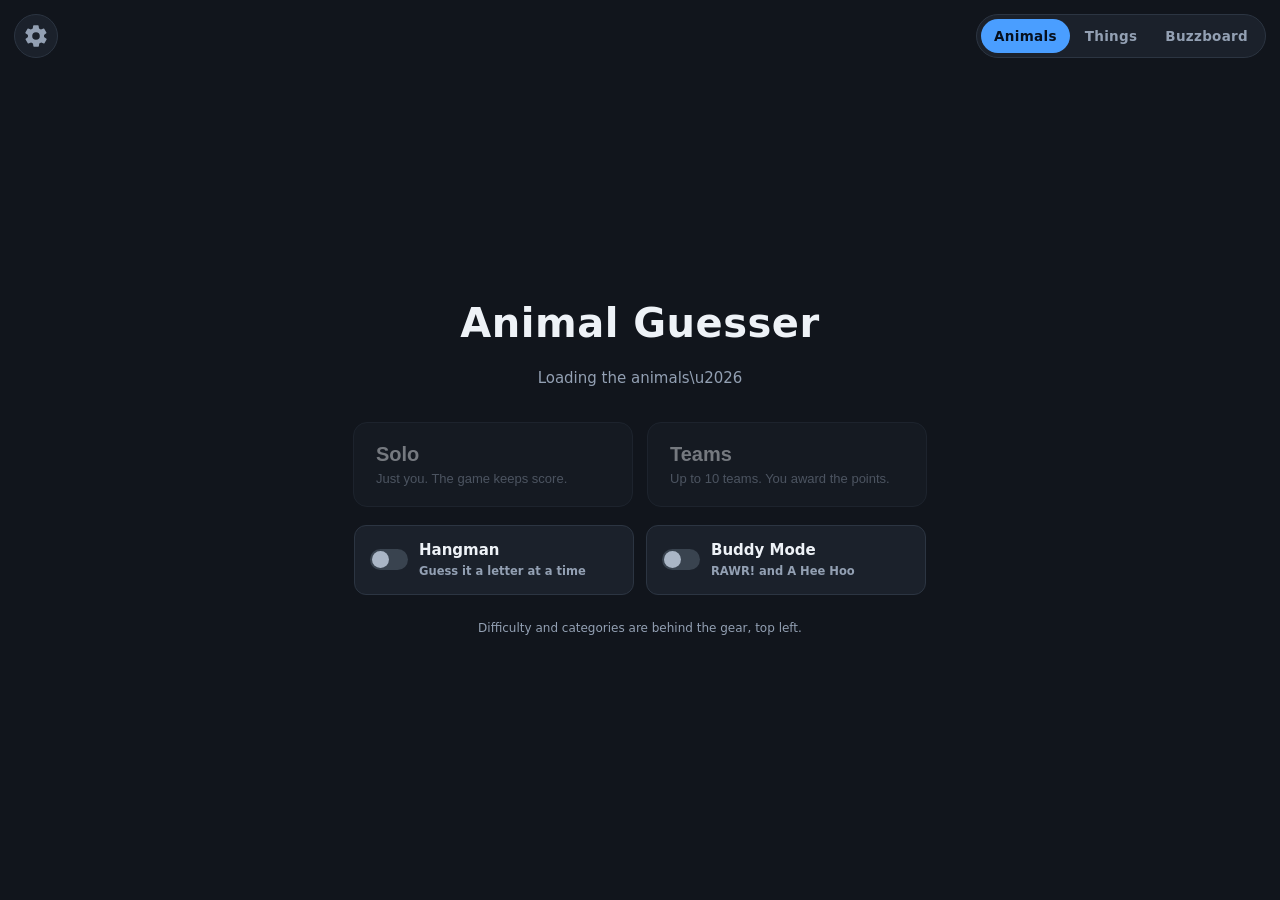
<file: index.html>
<!DOCTYPE html>
<html lang="en">
<head>
<meta charset="utf-8">
<title>Animal Guesser</title>
<meta http-equiv="refresh" content="0; url=web/">
<link rel="canonical" href="web/">
</head>
<body style="background:#11151c;color:#eef2f7;font:16px system-ui;text-align:center;padding-top:60px">
<p>Loading Animal Guesser… <a href="web/" style="color:#4a9eff">continue</a></p>
</body>
</html>
</file>
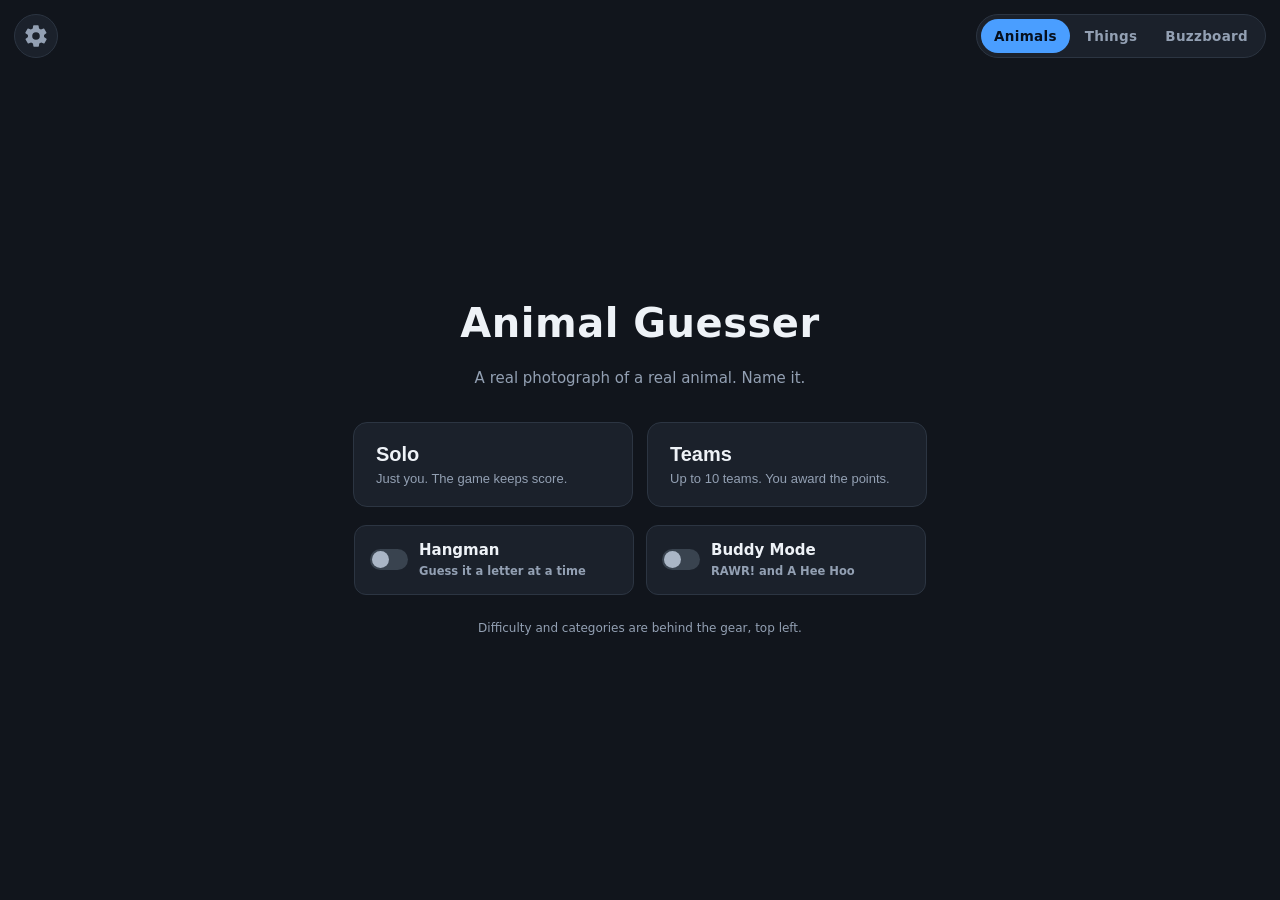
<file: web/index.html>
<!DOCTYPE html>
<html lang="en">
<head>
<meta charset="utf-8">
<meta name="viewport" content="width=device-width, initial-scale=1">
<title>Animal Guesser</title>
<link rel="stylesheet" href="style.css">
</head>
<body>

<nav id="games" aria-label="Games"><a href="index.html" aria-current="page">Animals</a><a href="things.html">Things</a><a href="buzzboard.html">Buzzboard</a></nav>

<!-- gear, top left -->
<button id="gear" title="Settings" aria-label="Settings">
  <svg viewBox="0 0 24 24" width="26" height="26" aria-hidden="true">
    <path fill="currentColor" d="M19.4 13a7.8 7.8 0 0 0 0-2l2.1-1.6a.5.5 0 0 0 .1-.6l-2-3.5a.5.5 0 0 0-.6-.2l-2.5 1a7.3 7.3 0 0 0-1.7-1l-.4-2.6a.5.5 0 0 0-.5-.4h-4a.5.5 0 0 0-.5.4l-.4 2.6a7.3 7.3 0 0 0-1.7 1l-2.5-1a.5.5 0 0 0-.6.2l-2 3.5a.5.5 0 0 0 .1.6L4.6 11a7.8 7.8 0 0 0 0 2l-2.1 1.6a.5.5 0 0 0-.1.6l2 3.5a.5.5 0 0 0 .6.2l2.5-1a7.3 7.3 0 0 0 1.7 1l.4 2.6a.5.5 0 0 0 .5.4h4a.5.5 0 0 0 .5-.4l.4-2.6a7.3 7.3 0 0 0 1.7-1l2.5 1a.5.5 0 0 0 .6-.2l2-3.5a.5.5 0 0 0-.1-.6zM12 15.5A3.5 3.5 0 1 1 15.5 12 3.5 3.5 0 0 1 12 15.5z"/>
  </svg>
</button>

<!-- title screen: first thing you see, and where Restart brings you back to -->
<div id="title" class="screen">
  <h1 class="bigtitle">Animal Guesser</h1>
  <p class="tagline" id="tagline">Loading the animals\u2026</p>
  <div class="modes">
    <button type="button" id="playsolo" class="modebtn" disabled>
      <b>Solo</b><span>Just you. The game keeps score.</span></button>
    <button type="button" id="playteams" class="modebtn" disabled>
      <b>Teams</b><span>Up to 10 teams. You award the points.</span></button>
  </div>

  <!-- the two settings that change how a round plays, set before you start.
       Same switches as the ones in the panel, kept in step with them. -->
  <div id="titleopts">
    <label class="cat"><input type="checkbox" id="titlehangman"><span class="switch"></span><span class="catname">Hangman<span class="catsub">Guess it a letter at a time</span></span></label>
    <label class="cat"><input type="checkbox" id="titlebuddy"><span class="switch"></span><span class="catname">Buddy Mode<span class="catsub">RAWR! and A Hee Hoo</span></span></label>
  </div>
  <p class="titlehint">Difficulty and categories are behind the gear, top left.</p>
</div>

<!-- how many teams -->
<div id="teamsetup" class="screen hidden">
  <h1 class="bigtitle">How many teams?</h1>
  <div id="teampick">
    <button type="button" class="numbtn" data-n="1">1</button>
    <button type="button" class="numbtn" data-n="2">2</button>
    <button type="button" class="numbtn" data-n="3">3</button>
    <button type="button" class="numbtn" data-n="4">4</button>
    <button type="button" class="numbtn" data-n="5">5</button>
    <button type="button" class="numbtn" data-n="6">6</button>
    <button type="button" class="numbtn" data-n="7">7</button>
    <button type="button" class="numbtn" data-n="8">8</button>
    <button type="button" class="numbtn" data-n="9">9</button>
    <button type="button" class="numbtn" data-n="10">10</button>
  </div>
  <div class="setupbtns">
    <button type="button" id="teamback">Back</button>
    <button type="button" id="teamplay">Play</button>
  </div>
</div>

<div id="game" class="hidden">
<header>
  <h1>Animal Guesser</h1>
  <div id="scoreline"><span id="soloscore"><b id="score">0</b> pts
    <span class="dot">·</span><span id="correct">0</span>/<span id="asked">0</span>
    <span class="dot">·</span></span>this one's worth <b id="worth">5</b>
    <span class="dot">·</span><span id="streakwrap">streak <b id="streak">0</b><span
      class="bestwrap"> (best <b id="best">0</b>)</span></span>
    <span class="dot">·</span><span id="leftwrap"><b id="left">0</b> left</span>
    <span class="dot">·</span><span id="tierbadge">Easy</span></div>
</header>

<main>
  <div id="hintbox" aria-live="polite">
    <div class="hintrow" id="hintnamerow"><span class="hintlab">name</span><span id="hintword"></span></div>
    <div class="hintrow" id="hintscirow"><span class="hintlab">latin</span><span id="hintsci"></span></div>
    <div id="hintfacts"></div>
  </div>

  <!-- letters down the left, the photo in the middle, the bear on the right.
       With hangman off the two sides are hidden and the photo sits alone,
       exactly as it did before. -->
  <div id="playrow">
    <div id="keys" role="group" aria-label="Guess a letter"></div>

    <div id="stagecol">
      <div id="stage">
        <div id="spinner">Loading photo…</div>
        <img id="photo" alt="Photo of an animal to identify">
        <img id="photo2" alt="A second view of the same thing">
        <button type="button" id="fullscreen" title="Full screen"
                aria-label="Full screen">⛶</button>
      </div>
      <div id="credit"></div>
    </div>

    <div id="critterwrap">
      <svg id="critter" viewBox="0 0 250 185" aria-hidden="true">
        <!-- One group per animal; the game switches one on per round, so you
             never know which you are drawing. Inside each, the pieces are in
             PAINT order (back to front) while data-part is the order they are
             revealed in -- a near and a far leg share a step. Anything behind
             the body goes first, so legs come out from under the belly with no
             outline drawn across the join. -->
        <g class="critter" data-critter="polarbear">
          <g class="critterpart" data-part="4"><path class="far" d="M124 114 C120 132 119 146 120 156 C121 165 128 169 136 168 C144 167 148 161 147 152 C145 138 146 126 148 114 Z"/></g>
          <g class="critterpart" data-part="5"><path class="far" d="M194 112 C187 128 186 144 188 154 C190 163 197 167 205 166 C213 165 217 159 216 150 C214 136 218 124 222 110 Z"/></g>
          <g class="critterpart" data-part="4"><path d="M100 112 C95 132 94 150 95 160 C96 170 105 174 115 173 C125 172 129 165 128 156 C126 141 126 124 126 112 Z"/></g>
          <g class="critterpart" data-part="5"><path d="M172 110 C164 128 162 148 164 158 C166 168 175 172 185 171 C195 170 200 163 199 154 C197 139 201 122 205 108 Z"/></g>
          <g class="critterpart" data-part="6"><path d="M222 100 C230 96 236 102 235 109 C234 115 227 117 221 114 Z"/></g>
          <g class="critterpart" data-part="3"><ellipse class="far" cx="74" cy="47" rx="7.5" ry="6.5"/><ellipse cx="54" cy="43" rx="9.5" ry="8.5"/></g>
          <g class="critterpart" data-part="2"><path d="M98 84 C94 68 82 54 62 50 C42 46 20 58 12 74 C5 86 8 97 20 103 C34 110 54 112 70 107 C84 102 94 108 100 122 C106 110 104 94 98 84 Z"/></g>
          <g class="critterpart" data-part="1"><path d="M90 98 C94 80 116 68 152 66 C190 64 216 76 222 98 C227 116 215 130 192 131 C160 134 122 132 102 124 C92 118 88 108 90 98 Z"/></g>
          <g class="critterpart face" data-part="7"><circle cx="46" cy="74" r="4.3"/><ellipse cx="14" cy="80" rx="8.5" ry="7"/></g>
        </g>
        <g class="critter" data-critter="browncat">
          <g class="critterpart" data-part="4"><path class="far" d="M118 126 C115 140 114 152 115 158 C116 166 122 169 129 168 C136 167 139 162 138 156 C136 144 137 134 138 126 Z"/></g>
          <g class="critterpart" data-part="5"><path class="far" d="M186 122 C179 134 178 148 180 156 C182 164 188 167 195 166 C202 165 206 160 205 154 C203 142 207 130 210 120 Z"/></g>
          <g class="critterpart" data-part="4"><path d="M100 124 C97 140 96 152 97 160 C98 168 105 171 112 170 C119 169 122 164 121 157 C119 145 120 134 121 124 Z"/></g>
          <g class="critterpart" data-part="5"><path d="M168 120 C160 134 158 150 160 158 C162 167 170 170 178 169 C186 168 190 163 189 156 C187 144 192 130 196 120 Z"/></g>
          <g class="critterpart" data-part="6"><path d="M196 112 C216 110 232 94 230 72 C229 60 222 52 214 54 C206 56 204 66 210 72 C216 78 213 90 201 96 C195 99 192 104 196 112 Z"/></g>
          <g class="critterpart" data-part="3"><path class="far" d="M48 62 L56 36 L72 58 Z"/><path d="M24 70 L20 40 L46 58 Z"/></g>
          <g class="critterpart" data-part="2"><path d="M86 88 C82 70 66 56 46 56 C26 56 12 70 12 88 C12 104 24 114 42 115 C58 116 74 110 82 100 C85 96 86 92 86 88 Z"/></g>
          <g class="critterpart" data-part="1"><path d="M82 100 C84 80 104 68 136 68 C170 68 196 78 202 98 C208 118 196 132 172 134 C142 137 108 135 92 126 C82 120 80 110 82 100 Z"/></g>
          <g class="critterpart face" data-part="7"><circle cx="42" cy="80" r="4.2"/><path d="M10 86 L24 86 L17 95 Z"/></g>
        </g>
        <g class="critter" data-critter="blackcat">
          <g class="critterpart" data-part="4"><path class="far" d="M118 126 C115 140 114 152 115 158 C116 166 122 169 129 168 C136 167 139 162 138 156 C136 144 137 134 138 126 Z"/></g>
          <g class="critterpart" data-part="5"><path class="far" d="M186 122 C179 134 178 148 180 156 C182 164 188 167 195 166 C202 165 206 160 205 154 C203 142 207 130 210 120 Z"/></g>
          <g class="critterpart" data-part="4"><path d="M100 124 C97 140 96 152 97 160 C98 168 105 171 112 170 C119 169 122 164 121 157 C119 145 120 134 121 124 Z"/></g>
          <g class="critterpart" data-part="5"><path d="M168 120 C160 134 158 150 160 158 C162 167 170 170 178 169 C186 168 190 163 189 156 C187 144 192 130 196 120 Z"/></g>
          <g class="critterpart" data-part="6"><path d="M196 112 C216 110 232 94 230 72 C229 60 222 52 214 54 C206 56 204 66 210 72 C216 78 213 90 201 96 C195 99 192 104 196 112 Z"/></g>
          <g class="critterpart" data-part="3"><path class="far" d="M48 62 L56 36 L72 58 Z"/><path d="M24 70 L20 40 L46 58 Z"/></g>
          <g class="critterpart" data-part="2"><path d="M86 88 C82 70 66 56 46 56 C26 56 12 70 12 88 C12 104 24 114 42 115 C58 116 74 110 82 100 C85 96 86 92 86 88 Z"/></g>
          <g class="critterpart" data-part="1"><path d="M82 100 C84 80 104 68 136 68 C170 68 196 78 202 98 C208 118 196 132 172 134 C142 137 108 135 92 126 C82 120 80 110 82 100 Z"/><path class="trim" d="M96 124 C118 136 152 139 180 132 C178 142 140 145 112 139 C101 137 96 131 96 124 Z"/></g>
          <g class="critterpart face" data-part="7"><path class="trim" d="M21 59 C28 64 29 78 25 92 C22 101 13 101 11 92 C12 78 15 66 21 59 Z"/><ellipse class="lit" cx="43" cy="80" rx="5.2" ry="4.6"/><ellipse cx="43" cy="80" rx="1.9" ry="4.1"/><path d="M10 86 L24 86 L17 95 Z"/></g>
        </g>
        <g class="critter" data-critter="sawfish">
          <g class="critterpart" data-part="6"><path d="M196 100 C210 86 222 76 232 72 C228 88 228 112 232 130 C222 126 210 116 196 104 Z"/></g>
          <g class="critterpart" data-part="5"><path class="far" d="M124 118 C120 134 126 148 138 154 C140 140 146 130 154 124 Z"/></g>
          <g class="critterpart" data-part="4"><path d="M132 74 C138 56 154 44 168 40 C160 54 156 66 156 78 Z"/></g>
          <g class="critterpart" data-part="5"><path d="M108 116 C102 132 106 148 118 156 C122 140 130 128 140 122 Z"/></g>
          <g class="critterpart" data-part="1"><path d="M72 92 C88 76 120 68 150 72 C178 76 196 88 200 102 C196 118 178 128 150 130 C120 133 88 122 72 108 C66 102 66 98 72 92 Z"/></g>
          <g class="critterpart" data-part="2"><path d="M76 90 C60 88 30 86 10 88 C5 88 5 100 10 100 C30 102 60 102 76 100 Z"/></g>
          <g class="critterpart" data-part="3"><path class="trim" d="M14 86 l4 -9 l4 9 Z M26 86 l4 -9 l4 9 Z M38 86 l4 -9 l4 9 Z M50 86 l4 -9 l4 9 Z M62 86 l4 -9 l4 9 Z M14 102 l4 9 l4 -9 Z M26 102 l4 9 l4 -9 Z M38 102 l4 9 l4 -9 Z M50 102 l4 9 l4 -9 Z M62 102 l4 9 l4 -9 Z"/></g>
          <g class="critterpart face" data-part="7"><circle cx="92" cy="92" r="4.5"/><path d="M104 82 C108 90 108 104 104 112 L108 112 C112 104 112 90 108 82 Z"/></g>
        </g>
        <g class="critter" data-critter="blobfish">
          <g class="critterpart" data-part="5"><path d="M206 100 C224 92 238 92 246 96 C240 108 240 122 246 134 C236 132 220 122 206 112 Z"/></g>
          <g class="critterpart" data-part="4"><path class="far" d="M196 124 C212 130 222 142 224 156 C210 152 198 144 190 134 Z"/></g>
          <g class="critterpart" data-part="1"><path d="M58 112 C58 78 94 56 138 56 C184 56 214 78 214 112 C214 142 182 156 138 156 C94 156 58 142 58 112 Z"/></g>
          <g class="critterpart" data-part="4"><path d="M56 134 C42 145 36 160 40 171 C50 162 59 155 68 151 Z"/></g>
          <g class="critterpart" data-part="2"><path d="M62 96 C42 92 24 102 22 116 C21 128 34 136 48 130 C60 125 64 112 62 100 Z"/></g>
          <g class="critterpart" data-part="3"><path class="far" d="M66 148 C78 112 98 98 124 98 C150 98 170 112 182 148 C175 151 169 151 165 147 C156 118 144 108 124 108 C104 108 92 118 83 147 C79 151 72 151 66 148 Z"/></g>
          <g class="critterpart" data-part="6"><path class="far" d="M78 84 C90 74 108 74 118 82 C106 79 90 79 78 84 Z M138 78 C150 70 166 70 176 78 C164 75 150 75 138 78 Z"/></g>
          <g class="critterpart face" data-part="7"><circle cx="98" cy="90" r="7"/><circle cx="156" cy="86" r="6.5"/><path class="line" d="M82 144 C92 117 105 107 124 107 C143 107 156 117 166 144"/></g>
        </g>
        <g class="critter" data-critter="dino">
          <g class="critterpart" data-part="3"><path d="M210 112 C226 110 240 100 246 86 C248 80 244 74 239 78 C234 82 234 94 226 100 C220 104 212 106 206 106 Z"/></g>
          <g class="critterpart" data-part="4"><path class="far" d="M122 142 C119 154 118 163 119 169 C120 176 127 179 133 178 C139 177 142 172 141 166 C139 156 140 148 141 142 Z"/></g>
          <g class="critterpart" data-part="5"><path class="far" d="M192 138 C186 150 185 161 187 167 C189 175 196 178 203 177 C210 176 214 171 213 165 C211 155 214 146 218 138 Z"/></g>
          <g class="critterpart" data-part="4"><path d="M104 140 C101 152 100 162 101 168 C102 175 109 178 116 177 C123 176 126 171 125 165 C123 155 124 146 125 140 Z"/></g>
          <g class="critterpart" data-part="5"><path d="M174 136 C168 150 166 162 168 168 C170 176 178 179 186 178 C194 177 198 172 197 165 C195 154 198 144 202 136 Z"/></g>
          <g class="critterpart" data-part="6"><path class="trim" d="M108 86 l7 -14 l7 14 Z M132 80 l7 -14 l7 14 Z M158 79 l7 -14 l7 14 Z M182 84 l7 -14 l7 14 Z"/></g>
          <g class="critterpart" data-part="2"><path d="M90 104 C78 80 62 54 50 38 C42 27 26 25 20 36 C14 47 22 57 34 59 C46 63 58 82 68 104 C76 120 86 120 90 104 Z"/></g>
          <g class="critterpart" data-part="1"><path d="M80 118 C84 94 112 80 146 80 C182 80 210 94 214 118 C218 142 194 156 146 156 C100 156 76 142 80 118 Z"/></g>
          <g class="critterpart face" data-part="7"><circle cx="28" cy="40" r="3.6"/><circle cx="17" cy="37" r="2.2"/></g>
        </g>
        <g class="critter" data-critter="slug">
          <g class="critterpart" data-part="1"><path d="M18 132 C16 112 34 96 60 88 C80 82 96 74 116 78 C150 84 186 102 222 114 C236 119 240 130 230 136 C210 144 60 148 30 142 C22 140 18 137 18 132 Z"/></g>
          <g class="critterpart" data-part="2"><path class="trim" d="M62 94 C78 82 108 78 132 86 C142 90 142 102 130 106 C106 112 74 110 62 102 C57 99 57 97 62 94 Z"/></g>
          <g class="critterpart" data-part="6"><ellipse class="far" cx="150" cy="106" rx="6" ry="4"/><ellipse class="far" cx="180" cy="114" rx="5" ry="3.5"/><ellipse class="far" cx="206" cy="121" rx="4.5" ry="3"/></g>
          <g class="critterpart" data-part="4"><path d="M30 102 C27 92 24 84 21 78 C19 73 26 70 28 76 C31 84 34 93 36 101 Z"/><circle cx="23" cy="75" r="3.6"/><path class="far" d="M45 100 C43 92 41 86 39 80 C37 75 44 72 46 78 C48 85 50 92 51 99 Z"/><circle class="far" cx="41" cy="77" r="3.2"/></g>
          <g class="critterpart" data-part="5"><path d="M24 130 C18 134 12 138 8 140 C5 141 6 145 10 143 C16 141 22 137 26 133 Z"/><path d="M33 134 C29 140 24 146 20 149 C17 151 20 155 24 152 C29 148 35 142 38 137 Z"/></g>
          <g class="critterpart" data-part="3"><path d="M18 132 C11 117 20 103 36 101 C49 100 57 110 55 121 C53 132 40 138 27 137 Z"/></g>
          <g class="critterpart face" data-part="7"><circle cx="41" cy="113" r="2.8"/><circle cx="28" cy="117" r="3.6"/></g>
        </g>
      </svg>
      <div id="crittercount" aria-live="polite"></div>
    </div>
  </div>

  <!-- 1-second flash message -->
  <div id="flash" class="hidden"></div>


  <!-- the guess bar -->
  <form id="guessbar" autocomplete="off">
    <input id="guess" type="text" placeholder="What animal is this?"
           autocomplete="off" autocorrect="off" spellcheck="false">
    <button type="submit" id="submit">Guess</button>
    <div id="hintwrap">
      <span id="hintcount">3</span>
      <button type="button" id="hint" title="Reveal a letter">Hint</button>
    </div>
    <button type="button" id="badphoto"
            title="Bad photo — show another one, no penalty">Bad photo</button>
    <button type="button" id="giveup" title="Show the answer and move on">Give up</button>
  </form>

  <!-- the reveal + next button -->
  <div id="reveal" class="hidden">
    <span id="answer"></span>
    <button id="next" type="button">Next →</button>
  </div>
</main>

<!-- one card per team: name, then the score with its minus and plus -->
<div id="teambar" class="hidden"></div>
</div><!-- #game -->

<!-- settings panel -->
<div id="overlay" class="hidden"></div>
<aside id="settings" class="hidden" role="dialog" aria-label="Settings">
  <h2>Difficulty</h2>
  <label class="diff"><input type="checkbox" class="difftoggle" data-tier="easy"><span class="box"></span><span class="difftext"><b>Easy</b><span>Everyone knows this animal</span></span><span class="catnum" data-tiercount="easy"></span></label>
  <label class="diff"><input type="checkbox" class="difftoggle" data-tier="medium"><span class="box"></span><span class="difftext"><b>Medium</b><span>Most people know this animal</span></span><span class="catnum" data-tiercount="medium"></span></label>
  <label class="diff"><input type="checkbox" class="difftoggle" data-tier="hard"><span class="box"></span><span class="difftext"><b>Hard</b><span>Few people know this animal</span></span><span class="catnum" data-tiercount="hard"></span></label>
  <label class="diff death"><input type="checkbox" class="difftoggle" data-tier="death"><span class="box"></span><span class="difftext"><b>Death Mode</b><span>Almost nobody knows this animal</span></span><span class="catnum" data-tiercount="death"></span></label>
  <div id="tierwarn" class="hidden">Pick at least one difficulty.</div>
  <h2 class="cathead">Categories</h2>
    <label class="cat"><input type="checkbox" class="cattoggle" data-cat="mammals" checked><span class="switch"></span><span class="catname">Mammals<span class="catsub">Cats and dogs have their own</span></span><span class="catnum" data-count="mammals"></span></label>
    <label class="cat"><input type="checkbox" class="cattoggle" data-cat="reptiles" checked><span class="switch"></span><span class="catname">Reptiles</span><span class="catnum" data-count="reptiles"></span></label>
    <label class="cat"><input type="checkbox" class="cattoggle" data-cat="birds" checked><span class="switch"></span><span class="catname">World Birds<span class="catsub">Everywhere but the United States</span></span><span class="catnum" data-count="birds"></span></label>
    <label class="cat"><input type="checkbox" class="cattoggle" data-cat="sea" checked><span class="switch"></span><span class="catname">Sea Animals<span class="catsub">Octopus, jellyfish, lobster — no fish or whales</span></span><span class="catnum" data-count="sea"></span></label>
    <label class="cat"><input type="checkbox" class="cattoggle" data-cat="fish" checked><span class="switch"></span><span class="catname">Fish</span><span class="catnum" data-count="fish"></span></label>
    <label class="cat"><input type="checkbox" class="cattoggle" data-cat="amphibians" checked><span class="switch"></span><span class="catname">Amphibians</span><span class="catnum" data-count="amphibians"></span></label>
    <label class="cat"><input type="checkbox" class="cattoggle" data-cat="bugs" checked><span class="switch"></span><span class="catname">Bugs/Insects</span><span class="catnum" data-count="bugs"></span></label>
    <label class="cat"><input type="checkbox" class="cattoggle" data-cat="usbirds" checked><span class="switch"></span><span class="catname">United States Birds</span><span class="catnum" data-count="usbirds"></span></label>
    <label class="cat"><input type="checkbox" class="cattoggle" data-cat="felines" checked><span class="switch"></span><span class="catname">Felines</span><span class="catnum" data-count="felines"></span></label>
    <label class="cat"><input type="checkbox" class="cattoggle" data-cat="catbreeds" checked><span class="switch"></span><span class="catname">Cat Breeds</span><span class="catnum" data-count="catbreeds"></span></label>
    <label class="cat"><input type="checkbox" class="cattoggle" data-cat="dogbreeds" checked><span class="switch"></span><span class="catname">Dog Breeds</span><span class="catnum" data-count="dogbreeds"></span></label>
  <div id="catwarn" class="hidden">Nothing is selected — turn a category on.</div>
  <div id="catbtns">
    <button id="allcats">Select all</button>
    <button id="nocats">Unselect all</button>
  </div>

  <h2 class="cathead">Extras</h2>
    <label class="cat"><input type="checkbox" id="buddy"><span class="switch"></span><span class="catname">Buddy Mode<span class="catsub">RAWR! when you get it, A Hee Hoo when you don't</span></span></label>
    <label class="cat"><input type="checkbox" id="hangman-toggle"><span class="switch"></span><span class="catname">Hangman<span class="catsub">Spend your hints on letters, and don't finish the polar bear</span></span></label>

    <div id="restartrow">
      <button type="button" id="restart">Restart</button>
      <span class="catsub">Points and tally back to zero, new animal</span>
    </div>

  <p class="note">Every photo is a real photograph taken by a real
     person — nothing here is AI-generated. No extinct or mythological animals.</p>
  <button id="close">Close</button>
</aside>

<script src="game.js"></script>
</body>
</html>
</file>
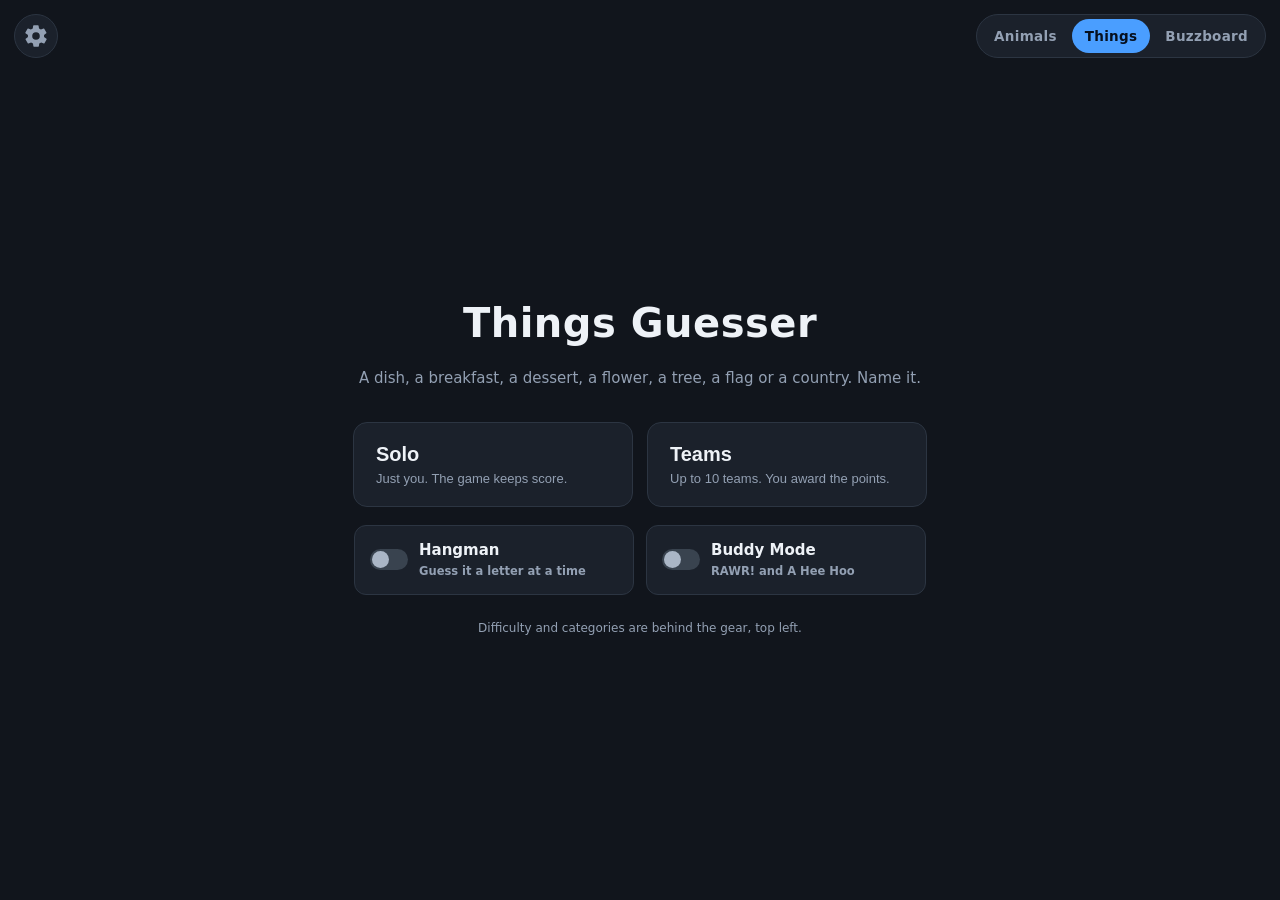
<file: web/things.html>
<!DOCTYPE html>
<html lang="en">
<head>
<meta charset="utf-8">
<meta name="viewport" content="width=device-width, initial-scale=1">
<title>Things Guesser</title>
<link rel="stylesheet" href="style.css">
</head>
<body>

<nav id="games" aria-label="Games"><a href="index.html">Animals</a><a href="things.html" aria-current="page">Things</a><a href="buzzboard.html">Buzzboard</a></nav>

<!-- gear, top left -->
<button id="gear" title="Settings" aria-label="Settings">
  <svg viewBox="0 0 24 24" width="26" height="26" aria-hidden="true">
    <path fill="currentColor" d="M19.4 13a7.8 7.8 0 0 0 0-2l2.1-1.6a.5.5 0 0 0 .1-.6l-2-3.5a.5.5 0 0 0-.6-.2l-2.5 1a7.3 7.3 0 0 0-1.7-1l-.4-2.6a.5.5 0 0 0-.5-.4h-4a.5.5 0 0 0-.5.4l-.4 2.6a7.3 7.3 0 0 0-1.7 1l-2.5-1a.5.5 0 0 0-.6.2l-2 3.5a.5.5 0 0 0 .1.6L4.6 11a7.8 7.8 0 0 0 0 2l-2.1 1.6a.5.5 0 0 0-.1.6l2 3.5a.5.5 0 0 0 .6.2l2.5-1a7.3 7.3 0 0 0 1.7 1l.4 2.6a.5.5 0 0 0 .5.4h4a.5.5 0 0 0 .5-.4l.4-2.6a7.3 7.3 0 0 0 1.7-1l2.5 1a.5.5 0 0 0 .6-.2l2-3.5a.5.5 0 0 0-.1-.6zM12 15.5A3.5 3.5 0 1 1 15.5 12 3.5 3.5 0 0 1 12 15.5z"/>
  </svg>
</button>

<!-- title screen: first thing you see, and where Restart brings you back to -->
<div id="title" class="screen">
  <h1 class="bigtitle">Things Guesser</h1>
  <p class="tagline" id="tagline">Loading the things\u2026</p>
  <div class="modes">
    <button type="button" id="playsolo" class="modebtn" disabled>
      <b>Solo</b><span>Just you. The game keeps score.</span></button>
    <button type="button" id="playteams" class="modebtn" disabled>
      <b>Teams</b><span>Up to 10 teams. You award the points.</span></button>
  </div>

  <!-- the two settings that change how a round plays, set before you start.
       Same switches as the ones in the panel, kept in step with them. -->
  <div id="titleopts">
    <label class="cat"><input type="checkbox" id="titlehangman"><span class="switch"></span><span class="catname">Hangman<span class="catsub">Guess it a letter at a time</span></span></label>
    <label class="cat"><input type="checkbox" id="titlebuddy"><span class="switch"></span><span class="catname">Buddy Mode<span class="catsub">RAWR! and A Hee Hoo</span></span></label>
  </div>
  <p class="titlehint">Difficulty and categories are behind the gear, top left.</p>
</div>

<!-- how many teams -->
<div id="teamsetup" class="screen hidden">
  <h1 class="bigtitle">How many teams?</h1>
  <div id="teampick">
    <button type="button" class="numbtn" data-n="1">1</button>
    <button type="button" class="numbtn" data-n="2">2</button>
    <button type="button" class="numbtn" data-n="3">3</button>
    <button type="button" class="numbtn" data-n="4">4</button>
    <button type="button" class="numbtn" data-n="5">5</button>
    <button type="button" class="numbtn" data-n="6">6</button>
    <button type="button" class="numbtn" data-n="7">7</button>
    <button type="button" class="numbtn" data-n="8">8</button>
    <button type="button" class="numbtn" data-n="9">9</button>
    <button type="button" class="numbtn" data-n="10">10</button>
  </div>
  <div class="setupbtns">
    <button type="button" id="teamback">Back</button>
    <button type="button" id="teamplay">Play</button>
  </div>
</div>

<div id="game" class="hidden">
<header>
  <h1>Things Guesser</h1>
  <div id="scoreline"><span id="soloscore"><b id="score">0</b> pts
    <span class="dot">·</span><span id="correct">0</span>/<span id="asked">0</span>
    <span class="dot">·</span></span>this one's worth <b id="worth">5</b>
    <span class="dot">·</span><span id="streakwrap">streak <b id="streak">0</b><span
      class="bestwrap"> (best <b id="best">0</b>)</span></span>
    <span class="dot">·</span><span id="leftwrap"><b id="left">0</b> left</span>
    <span class="dot">·</span><span id="tierbadge">Easy</span></div>
</header>

<main>
  <div id="hintbox" aria-live="polite">
    <div class="hintrow" id="hintnamerow"><span class="hintlab">name</span><span id="hintword"></span></div>
    <div class="hintrow" id="hintscirow"><span class="hintlab">latin</span><span id="hintsci"></span></div>
    <div id="hintfacts"></div>
  </div>

  <!-- letters down the left, the photo in the middle, the bear on the right.
       With hangman off the two sides are hidden and the photo sits alone,
       exactly as it did before. -->
  <div id="playrow">
    <div id="keys" role="group" aria-label="Guess a letter"></div>

    <div id="stagecol">
      <div id="stage">
        <div id="spinner">Loading photo…</div>
        <img id="photo" alt="A thing to identify">
        <img id="photo2" alt="A second view of the same thing">
        <button type="button" id="fullscreen" title="Full screen"
                aria-label="Full screen">⛶</button>
      </div>
      <div id="credit"></div>
    </div>

    <div id="critterwrap">
      <svg id="critter" viewBox="0 0 250 185" aria-hidden="true">
        <!-- One group per animal; the game switches one on per round, so you
             never know which you are drawing. Inside each, the pieces are in
             PAINT order (back to front) while data-part is the order they are
             revealed in -- a near and a far leg share a step. Anything behind
             the body goes first, so legs come out from under the belly with no
             outline drawn across the join. -->
        <g class="critter" data-critter="polarbear">
          <g class="critterpart" data-part="4"><path class="far" d="M124 114 C120 132 119 146 120 156 C121 165 128 169 136 168 C144 167 148 161 147 152 C145 138 146 126 148 114 Z"/></g>
          <g class="critterpart" data-part="5"><path class="far" d="M194 112 C187 128 186 144 188 154 C190 163 197 167 205 166 C213 165 217 159 216 150 C214 136 218 124 222 110 Z"/></g>
          <g class="critterpart" data-part="4"><path d="M100 112 C95 132 94 150 95 160 C96 170 105 174 115 173 C125 172 129 165 128 156 C126 141 126 124 126 112 Z"/></g>
          <g class="critterpart" data-part="5"><path d="M172 110 C164 128 162 148 164 158 C166 168 175 172 185 171 C195 170 200 163 199 154 C197 139 201 122 205 108 Z"/></g>
          <g class="critterpart" data-part="6"><path d="M222 100 C230 96 236 102 235 109 C234 115 227 117 221 114 Z"/></g>
          <g class="critterpart" data-part="3"><ellipse class="far" cx="74" cy="47" rx="7.5" ry="6.5"/><ellipse cx="54" cy="43" rx="9.5" ry="8.5"/></g>
          <g class="critterpart" data-part="2"><path d="M98 84 C94 68 82 54 62 50 C42 46 20 58 12 74 C5 86 8 97 20 103 C34 110 54 112 70 107 C84 102 94 108 100 122 C106 110 104 94 98 84 Z"/></g>
          <g class="critterpart" data-part="1"><path d="M90 98 C94 80 116 68 152 66 C190 64 216 76 222 98 C227 116 215 130 192 131 C160 134 122 132 102 124 C92 118 88 108 90 98 Z"/></g>
          <g class="critterpart face" data-part="7"><circle cx="46" cy="74" r="4.3"/><ellipse cx="14" cy="80" rx="8.5" ry="7"/></g>
        </g>
        <g class="critter" data-critter="browncat">
          <g class="critterpart" data-part="4"><path class="far" d="M118 126 C115 140 114 152 115 158 C116 166 122 169 129 168 C136 167 139 162 138 156 C136 144 137 134 138 126 Z"/></g>
          <g class="critterpart" data-part="5"><path class="far" d="M186 122 C179 134 178 148 180 156 C182 164 188 167 195 166 C202 165 206 160 205 154 C203 142 207 130 210 120 Z"/></g>
          <g class="critterpart" data-part="4"><path d="M100 124 C97 140 96 152 97 160 C98 168 105 171 112 170 C119 169 122 164 121 157 C119 145 120 134 121 124 Z"/></g>
          <g class="critterpart" data-part="5"><path d="M168 120 C160 134 158 150 160 158 C162 167 170 170 178 169 C186 168 190 163 189 156 C187 144 192 130 196 120 Z"/></g>
          <g class="critterpart" data-part="6"><path d="M196 112 C216 110 232 94 230 72 C229 60 222 52 214 54 C206 56 204 66 210 72 C216 78 213 90 201 96 C195 99 192 104 196 112 Z"/></g>
          <g class="critterpart" data-part="3"><path class="far" d="M48 62 L56 36 L72 58 Z"/><path d="M24 70 L20 40 L46 58 Z"/></g>
          <g class="critterpart" data-part="2"><path d="M86 88 C82 70 66 56 46 56 C26 56 12 70 12 88 C12 104 24 114 42 115 C58 116 74 110 82 100 C85 96 86 92 86 88 Z"/></g>
          <g class="critterpart" data-part="1"><path d="M82 100 C84 80 104 68 136 68 C170 68 196 78 202 98 C208 118 196 132 172 134 C142 137 108 135 92 126 C82 120 80 110 82 100 Z"/></g>
          <g class="critterpart face" data-part="7"><circle cx="42" cy="80" r="4.2"/><path d="M10 86 L24 86 L17 95 Z"/></g>
        </g>
        <g class="critter" data-critter="blackcat">
          <g class="critterpart" data-part="4"><path class="far" d="M118 126 C115 140 114 152 115 158 C116 166 122 169 129 168 C136 167 139 162 138 156 C136 144 137 134 138 126 Z"/></g>
          <g class="critterpart" data-part="5"><path class="far" d="M186 122 C179 134 178 148 180 156 C182 164 188 167 195 166 C202 165 206 160 205 154 C203 142 207 130 210 120 Z"/></g>
          <g class="critterpart" data-part="4"><path d="M100 124 C97 140 96 152 97 160 C98 168 105 171 112 170 C119 169 122 164 121 157 C119 145 120 134 121 124 Z"/></g>
          <g class="critterpart" data-part="5"><path d="M168 120 C160 134 158 150 160 158 C162 167 170 170 178 169 C186 168 190 163 189 156 C187 144 192 130 196 120 Z"/></g>
          <g class="critterpart" data-part="6"><path d="M196 112 C216 110 232 94 230 72 C229 60 222 52 214 54 C206 56 204 66 210 72 C216 78 213 90 201 96 C195 99 192 104 196 112 Z"/></g>
          <g class="critterpart" data-part="3"><path class="far" d="M48 62 L56 36 L72 58 Z"/><path d="M24 70 L20 40 L46 58 Z"/></g>
          <g class="critterpart" data-part="2"><path d="M86 88 C82 70 66 56 46 56 C26 56 12 70 12 88 C12 104 24 114 42 115 C58 116 74 110 82 100 C85 96 86 92 86 88 Z"/></g>
          <g class="critterpart" data-part="1"><path d="M82 100 C84 80 104 68 136 68 C170 68 196 78 202 98 C208 118 196 132 172 134 C142 137 108 135 92 126 C82 120 80 110 82 100 Z"/><path class="trim" d="M96 124 C118 136 152 139 180 132 C178 142 140 145 112 139 C101 137 96 131 96 124 Z"/></g>
          <g class="critterpart face" data-part="7"><path class="trim" d="M21 59 C28 64 29 78 25 92 C22 101 13 101 11 92 C12 78 15 66 21 59 Z"/><ellipse class="lit" cx="43" cy="80" rx="5.2" ry="4.6"/><ellipse cx="43" cy="80" rx="1.9" ry="4.1"/><path d="M10 86 L24 86 L17 95 Z"/></g>
        </g>
        <g class="critter" data-critter="sawfish">
          <g class="critterpart" data-part="6"><path d="M196 100 C210 86 222 76 232 72 C228 88 228 112 232 130 C222 126 210 116 196 104 Z"/></g>
          <g class="critterpart" data-part="5"><path class="far" d="M124 118 C120 134 126 148 138 154 C140 140 146 130 154 124 Z"/></g>
          <g class="critterpart" data-part="4"><path d="M132 74 C138 56 154 44 168 40 C160 54 156 66 156 78 Z"/></g>
          <g class="critterpart" data-part="5"><path d="M108 116 C102 132 106 148 118 156 C122 140 130 128 140 122 Z"/></g>
          <g class="critterpart" data-part="1"><path d="M72 92 C88 76 120 68 150 72 C178 76 196 88 200 102 C196 118 178 128 150 130 C120 133 88 122 72 108 C66 102 66 98 72 92 Z"/></g>
          <g class="critterpart" data-part="2"><path d="M76 90 C60 88 30 86 10 88 C5 88 5 100 10 100 C30 102 60 102 76 100 Z"/></g>
          <g class="critterpart" data-part="3"><path class="trim" d="M14 86 l4 -9 l4 9 Z M26 86 l4 -9 l4 9 Z M38 86 l4 -9 l4 9 Z M50 86 l4 -9 l4 9 Z M62 86 l4 -9 l4 9 Z M14 102 l4 9 l4 -9 Z M26 102 l4 9 l4 -9 Z M38 102 l4 9 l4 -9 Z M50 102 l4 9 l4 -9 Z M62 102 l4 9 l4 -9 Z"/></g>
          <g class="critterpart face" data-part="7"><circle cx="92" cy="92" r="4.5"/><path d="M104 82 C108 90 108 104 104 112 L108 112 C112 104 112 90 108 82 Z"/></g>
        </g>
        <g class="critter" data-critter="blobfish">
          <g class="critterpart" data-part="5"><path d="M206 100 C224 92 238 92 246 96 C240 108 240 122 246 134 C236 132 220 122 206 112 Z"/></g>
          <g class="critterpart" data-part="4"><path class="far" d="M196 124 C212 130 222 142 224 156 C210 152 198 144 190 134 Z"/></g>
          <g class="critterpart" data-part="1"><path d="M58 112 C58 78 94 56 138 56 C184 56 214 78 214 112 C214 142 182 156 138 156 C94 156 58 142 58 112 Z"/></g>
          <g class="critterpart" data-part="4"><path d="M56 134 C42 145 36 160 40 171 C50 162 59 155 68 151 Z"/></g>
          <g class="critterpart" data-part="2"><path d="M62 96 C42 92 24 102 22 116 C21 128 34 136 48 130 C60 125 64 112 62 100 Z"/></g>
          <g class="critterpart" data-part="3"><path class="far" d="M66 148 C78 112 98 98 124 98 C150 98 170 112 182 148 C175 151 169 151 165 147 C156 118 144 108 124 108 C104 108 92 118 83 147 C79 151 72 151 66 148 Z"/></g>
          <g class="critterpart" data-part="6"><path class="far" d="M78 84 C90 74 108 74 118 82 C106 79 90 79 78 84 Z M138 78 C150 70 166 70 176 78 C164 75 150 75 138 78 Z"/></g>
          <g class="critterpart face" data-part="7"><circle cx="98" cy="90" r="7"/><circle cx="156" cy="86" r="6.5"/><path class="line" d="M82 144 C92 117 105 107 124 107 C143 107 156 117 166 144"/></g>
        </g>
        <g class="critter" data-critter="dino">
          <g class="critterpart" data-part="3"><path d="M210 112 C226 110 240 100 246 86 C248 80 244 74 239 78 C234 82 234 94 226 100 C220 104 212 106 206 106 Z"/></g>
          <g class="critterpart" data-part="4"><path class="far" d="M122 142 C119 154 118 163 119 169 C120 176 127 179 133 178 C139 177 142 172 141 166 C139 156 140 148 141 142 Z"/></g>
          <g class="critterpart" data-part="5"><path class="far" d="M192 138 C186 150 185 161 187 167 C189 175 196 178 203 177 C210 176 214 171 213 165 C211 155 214 146 218 138 Z"/></g>
          <g class="critterpart" data-part="4"><path d="M104 140 C101 152 100 162 101 168 C102 175 109 178 116 177 C123 176 126 171 125 165 C123 155 124 146 125 140 Z"/></g>
          <g class="critterpart" data-part="5"><path d="M174 136 C168 150 166 162 168 168 C170 176 178 179 186 178 C194 177 198 172 197 165 C195 154 198 144 202 136 Z"/></g>
          <g class="critterpart" data-part="6"><path class="trim" d="M108 86 l7 -14 l7 14 Z M132 80 l7 -14 l7 14 Z M158 79 l7 -14 l7 14 Z M182 84 l7 -14 l7 14 Z"/></g>
          <g class="critterpart" data-part="2"><path d="M90 104 C78 80 62 54 50 38 C42 27 26 25 20 36 C14 47 22 57 34 59 C46 63 58 82 68 104 C76 120 86 120 90 104 Z"/></g>
          <g class="critterpart" data-part="1"><path d="M80 118 C84 94 112 80 146 80 C182 80 210 94 214 118 C218 142 194 156 146 156 C100 156 76 142 80 118 Z"/></g>
          <g class="critterpart face" data-part="7"><circle cx="28" cy="40" r="3.6"/><circle cx="17" cy="37" r="2.2"/></g>
        </g>
        <g class="critter" data-critter="slug">
          <g class="critterpart" data-part="1"><path d="M18 132 C16 112 34 96 60 88 C80 82 96 74 116 78 C150 84 186 102 222 114 C236 119 240 130 230 136 C210 144 60 148 30 142 C22 140 18 137 18 132 Z"/></g>
          <g class="critterpart" data-part="2"><path class="trim" d="M62 94 C78 82 108 78 132 86 C142 90 142 102 130 106 C106 112 74 110 62 102 C57 99 57 97 62 94 Z"/></g>
          <g class="critterpart" data-part="6"><ellipse class="far" cx="150" cy="106" rx="6" ry="4"/><ellipse class="far" cx="180" cy="114" rx="5" ry="3.5"/><ellipse class="far" cx="206" cy="121" rx="4.5" ry="3"/></g>
          <g class="critterpart" data-part="4"><path d="M30 102 C27 92 24 84 21 78 C19 73 26 70 28 76 C31 84 34 93 36 101 Z"/><circle cx="23" cy="75" r="3.6"/><path class="far" d="M45 100 C43 92 41 86 39 80 C37 75 44 72 46 78 C48 85 50 92 51 99 Z"/><circle class="far" cx="41" cy="77" r="3.2"/></g>
          <g class="critterpart" data-part="5"><path d="M24 130 C18 134 12 138 8 140 C5 141 6 145 10 143 C16 141 22 137 26 133 Z"/><path d="M33 134 C29 140 24 146 20 149 C17 151 20 155 24 152 C29 148 35 142 38 137 Z"/></g>
          <g class="critterpart" data-part="3"><path d="M18 132 C11 117 20 103 36 101 C49 100 57 110 55 121 C53 132 40 138 27 137 Z"/></g>
          <g class="critterpart face" data-part="7"><circle cx="41" cy="113" r="2.8"/><circle cx="28" cy="117" r="3.6"/></g>
        </g>
      </svg>
      <div id="crittercount" aria-live="polite"></div>
    </div>
  </div>

  <!-- 1-second flash message -->
  <div id="flash" class="hidden"></div>


  <!-- the guess bar -->
  <form id="guessbar" autocomplete="off">
    <input id="guess" type="text" placeholder="What is this?"
           autocomplete="off" autocorrect="off" spellcheck="false">
    <button type="submit" id="submit">Guess</button>
    <div id="hintwrap">
      <span id="hintcount">3</span>
      <button type="button" id="hint" title="Reveal a letter">Hint</button>
    </div>
    <button type="button" id="badphoto"
            title="Bad photo — show another one, no penalty">Bad photo</button>
    <button type="button" id="giveup" title="Show the answer and move on">Give up</button>
  </form>

  <!-- the reveal + next button -->
  <div id="reveal" class="hidden">
    <span id="answer"></span>
    <button id="next" type="button">Next →</button>
  </div>
</main>

<!-- one card per team: name, then the score with its minus and plus -->
<div id="teambar" class="hidden"></div>
</div><!-- #game -->

<!-- settings panel -->
<div id="overlay" class="hidden"></div>
<aside id="settings" class="hidden" role="dialog" aria-label="Settings">
  <h2>Difficulty</h2>
  <label class="diff"><input type="checkbox" class="difftoggle" data-tier="easy"><span class="box"></span><span class="difftext"><b>Easy</b><span>Everyone knows this animal</span></span><span class="catnum" data-tiercount="easy"></span></label>
  <label class="diff"><input type="checkbox" class="difftoggle" data-tier="medium"><span class="box"></span><span class="difftext"><b>Medium</b><span>Most people know this animal</span></span><span class="catnum" data-tiercount="medium"></span></label>
  <label class="diff"><input type="checkbox" class="difftoggle" data-tier="hard"><span class="box"></span><span class="difftext"><b>Hard</b><span>Few people know this animal</span></span><span class="catnum" data-tiercount="hard"></span></label>
  <label class="diff death"><input type="checkbox" class="difftoggle" data-tier="death"><span class="box"></span><span class="difftext"><b>Death Mode</b><span>Almost nobody knows this animal</span></span><span class="catnum" data-tiercount="death"></span></label>
  <div id="tierwarn" class="hidden">Pick at least one difficulty.</div>
  <h2 class="cathead">Categories</h2>
    <label class="cat"><input type="checkbox" class="cattoggle" data-cat="dishes" checked><span class="switch"></span><span class="catname">Food Dishes<span class="catsub">Pizza through to surströmming</span></span><span class="catnum" data-count="dishes"></span></label>
    <label class="cat"><input type="checkbox" class="cattoggle" data-cat="breakfast" checked><span class="switch"></span><span class="catname">Breakfast<span class="catsub">Pancakes through to congee and natto</span></span><span class="catnum" data-count="breakfast"></span></label>
    <label class="cat"><input type="checkbox" class="cattoggle" data-cat="desserts" checked><span class="switch"></span><span class="catname">Desserts<span class="catsub">Cookies through to kransekake</span></span><span class="catnum" data-count="desserts"></span></label>
    <label class="cat"><input type="checkbox" class="cattoggle" data-cat="flowers" checked><span class="switch"></span><span class="catname">Flowers<span class="catsub">Houseplants through to the exotic</span></span><span class="catnum" data-count="flowers"></span></label>
    <label class="cat"><input type="checkbox" class="cattoggle" data-cat="trees" checked><span class="switch"></span><span class="catname">Trees<span class="catsub">The whole tree, and its leaves</span></span><span class="catnum" data-count="trees"></span></label>
    <label class="cat"><input type="checkbox" class="cattoggle" data-cat="flags" checked><span class="switch"></span><span class="catname">Flags<span class="catsub">Every country's flag</span></span><span class="catnum" data-count="flags"></span></label>
    <label class="cat"><input type="checkbox" class="cattoggle" data-cat="outlines" checked><span class="switch"></span><span class="catname">Country Outlines<span class="catsub">The shape, with nothing else to go on</span></span><span class="catnum" data-count="outlines"></span></label>
  <div id="catwarn" class="hidden">Nothing is selected — turn a category on.</div>
  <div id="catbtns">
    <button id="allcats">Select all</button>
    <button id="nocats">Unselect all</button>
  </div>

  <h2 class="cathead">Extras</h2>
    <label class="cat"><input type="checkbox" id="buddy"><span class="switch"></span><span class="catname">Buddy Mode<span class="catsub">RAWR! when you get it, A Hee Hoo when you don't</span></span></label>
    <label class="cat"><input type="checkbox" id="hangman-toggle"><span class="switch"></span><span class="catname">Hangman<span class="catsub">Spend your hints on letters, and don't finish the polar bear</span></span></label>

    <div id="restartrow">
      <button type="button" id="restart">Restart</button>
      <span class="catsub">Points and tally back to zero, new animal</span>
    </div>

  <p class="note">Flowers and trees are real photographs taken by real
     people, from iNaturalist. Flags come from flagcdn. Country outlines and
     outlines are drawn here from Natural Earth, public domain. Nothing here
     is AI-generated.</p>
  <button id="close">Close</button>
</aside>

<script>
  // same engine, different data -- see the top of game.js
  window.GUESSER = {data: "../data/things.json", key: "things.",
                    one: "thing", many: "things", credit: "Source",
                    streakTries: {flags: 2},
                    tagline: "A dish, a breakfast, a dessert, a flower, "
                             + "a tree, a flag or a country. Name it."};
</script>
<script src="game.js"></script>
</body>
</html>
</file>
<file: web/style.css>
:root{
  --bg:#11151c; --panel:#1b212b; --line:#2c3542;
  --ink:#eef2f7; --dim:#93a0b3;
  --green:#2ecc71; --red:#ff3b30; --accent:#4a9eff;
}
*{box-sizing:border-box}
body{
  margin:0; min-height:100vh; max-width:100%; overflow-x:hidden; background:var(--bg); color:var(--ink);
  font:16px/1.5 system-ui,-apple-system,"Segoe UI",Roboto,sans-serif;
  display:flex; flex-direction:column; align-items:center;
}

/* ---- gear, top left ---- */
#gear{
  position:fixed; top:14px; left:14px; z-index:30;
  width:44px; height:44px; border-radius:50%;
  background:var(--panel); color:var(--dim);
  border:1px solid var(--line); cursor:pointer;
  display:flex; align-items:center; justify-content:center;
  transition:color .2s, transform .35s;
}
#gear:hover{color:var(--ink); transform:rotate(60deg)}

/* ---- the link across to the other guesser, mirroring the gear ---- */
#games{
  position:fixed; top:14px; right:14px; z-index:30;
  display:flex; gap:2px; padding:4px; border-radius:22px;
  background:var(--panel); border:1px solid var(--line);
}
#games a{
  height:34px; padding:0 13px; border-radius:17px;
  display:flex; align-items:center; text-decoration:none;
  color:var(--dim); font-size:13.5px; font-weight:600; letter-spacing:.3px;
  transition:color .15s, background .15s;
}
#games a:hover{color:var(--ink)}
#games a[aria-current="page"]{background:var(--accent); color:#06101f}
@media (max-width:560px){ #games a{padding:0 9px; font-size:12.5px; height:30px} }

/* ---- title screen and team setup ---- */
#game{width:100%; display:flex; flex-direction:column; align-items:center}
#game.hidden{display:none}
.screen{
  width:100%; max-width:660px; padding:70px 20px 40px; min-height:100vh;
  display:flex; flex-direction:column; align-items:center; justify-content:center;
  gap:14px; text-align:center;
}
.screen.hidden{display:none}
.bigtitle{margin:0; font-size:40px; font-weight:800; letter-spacing:.5px}
.tagline{margin:0 0 18px; color:var(--dim); font-size:15px}
.modes{display:flex; gap:14px; flex-wrap:wrap; justify-content:center; width:100%}
.modebtn{
  flex:1 1 220px; max-width:280px; cursor:pointer; text-align:left;
  padding:20px 22px; border-radius:14px;
  background:var(--panel); color:var(--ink); border:1px solid var(--line);
  display:flex; flex-direction:column; gap:5px;
  transition:border-color .15s, transform .15s;
}
.modebtn b{font-size:20px}
.modebtn span{font-size:13px; color:var(--dim)}
.modebtn:hover:not(:disabled){border-color:var(--accent); transform:translateY(-2px)}
.modebtn:disabled{opacity:.45; cursor:progress}
#soloscore.hidden{display:none}

/* the two play-changing switches, on the title screen next to the modes */
#titleopts{
  width:100%; max-width:580px; margin-top:4px;
  display:flex; gap:12px; flex-wrap:wrap; justify-content:center;
}
#titleopts .cat{
  flex:1 1 240px; max-width:280px; text-align:left; padding:13px 15px;
  background:var(--panel); border:1px solid var(--line); border-radius:12px;
  transition:border-color .15s, background .15s;
}
#titleopts .cat:hover{background:var(--panel); border-color:var(--accent)}
#titleopts .cat:has(input:checked){border-color:var(--accent); background:#1d2a3d}
#titleopts .catname{font-size:15px; font-weight:600}
.titlehint{margin:10px 0 0; font-size:12px; color:var(--dim)}

#teampick{
  display:flex; flex-wrap:wrap; gap:10px; justify-content:center;
  max-width:420px; margin-top:6px;
}
.numbtn{
  width:58px; height:52px; cursor:pointer; font-size:18px; font-weight:700;
  background:var(--panel); color:var(--ink);
  border:1px solid var(--line); border-radius:11px;
}
.numbtn:hover{border-color:var(--accent)}
.numbtn.on{background:var(--accent); color:#06101f; border-color:var(--accent)}
.setupbtns{display:flex; gap:12px; margin-top:22px}
.setupbtns button{
  padding:12px 30px; font-size:15px; font-weight:600; cursor:pointer;
  background:transparent; color:var(--dim);
  border:1px solid var(--line); border-radius:11px;
}
.setupbtns button:hover{color:var(--ink); border-color:var(--accent)}
#teamplay{background:var(--accent) !important; color:#06101f !important;
  border-color:var(--accent) !important}
#teamplay:hover{filter:brightness(1.1)}

/* ---- team scoreboard, along the bottom ---- */
#teambar{
  width:100%; padding:14px 16px 20px; display:flex; gap:12px;
  flex-wrap:wrap; justify-content:center;
  background:var(--panel); border-top:1px solid var(--line);
}
#teambar.hidden{display:none}
.team{
  flex:0 1 190px; min-width:150px; padding:10px 12px 12px;
  background:#151a22; border:1px solid var(--line); border-radius:12px;
  display:flex; flex-direction:column; gap:8px; align-items:center;
}
.teamname{
  width:100%; padding:7px 9px; font-size:14.5px; font-weight:600; text-align:center;
  background:transparent; color:var(--ink);
  border:1px solid transparent; border-radius:8px; outline:none;
}
.teamname:hover{border-color:var(--line)}
.teamname:focus{border-color:var(--accent); background:var(--bg)}
.teamscore{display:flex; align-items:center; gap:10px; width:100%; justify-content:center}
.teamscore button{
  width:34px; height:34px; flex:none; cursor:pointer;
  font-size:19px; font-weight:700; line-height:1;
  background:transparent; color:var(--dim);
  border:1px solid var(--line); border-radius:9px;
}
.teamscore button:hover{color:var(--ink); border-color:var(--accent)}
.scorenum{
  flex:1; font-size:24px; font-weight:800; text-align:center;
  font-variant-numeric:tabular-nums; color:var(--accent);
}
.scorenum.neg{color:var(--red)}

header{text-align:center; padding:18px 60px 4px}
h1{margin:0; font-size:22px; letter-spacing:.5px; font-weight:650}
#scoreline{color:var(--dim); font-size:13px; margin-top:4px}
#scoreline .dot{margin:0 7px}
#scoreline b{color:var(--ink); font-weight:700}
#worth{color:var(--accent)}
#leftwrap{color:var(--dim)}
#leftwrap b{color:var(--ink)}
/* running out is worth noticing before it happens */
#leftwrap.low b, #leftwrap.low{color:#ffb020}
#leftwrap.out b, #leftwrap.out{color:var(--red)}
#streakwrap{color:var(--dim)}
#streakwrap b{color:var(--ink)}
/* three in a row and it starts to glow */
#streakwrap.hot b{color:#ffb020}
#streakwrap.hot{color:#ffb020}
.bestwrap{opacity:.75}
@media (max-width:560px){ .bestwrap{display:none} }
#tierbadge{color:var(--accent); font-weight:600}

main{
  width:100%; max-width:1090px; min-width:0; padding:10px 16px 40px;
  display:flex; flex-direction:column; align-items:center;
}
/* the name board and everything below the photo stay in the old narrow
   column, so widening main for the flanks does not stretch them out */
#hintbox, #flash, #guessbar, #reveal{width:100%; max-width:660px}

/* ---- hint, above the photo ---- */
#hintbox{
  min-height:34px; margin-bottom:8px; display:flex; flex-direction:column;
  align-items:center; gap:3px; visibility:hidden;
}
#hintbox.show{visibility:visible}
.hintrow{display:flex; align-items:center; justify-content:center; gap:10px;
         max-width:100%; min-width:0}
#hintscirow{display:none}
#hintscirow.show{display:flex}
/* a country shows its continent and capital before it shows the blanks */
#hintnamerow{display:none}
#hintnamerow.show{display:flex}
.hintlab{
  font-size:10.5px; letter-spacing:1.4px; text-transform:uppercase;
  color:var(--dim);
}
#hintsci{font-size:16px; font-style:italic; color:var(--green); font-weight:600}
#hintfacts{display:flex; flex-direction:column; align-items:center; gap:3px}
.hintfact{font-size:15.5px; color:var(--green); font-weight:600}
#hintword{
  font-family:ui-monospace,SFMono-Regular,Menlo,monospace;
  font-size:23px; font-weight:700; letter-spacing:3px; color:var(--accent);
  /* pre-wrap keeps the double space between words but lets a long name that
     hints have filled in wrap instead of pushing the page sideways */
  white-space:pre-wrap; overflow-wrap:anywhere;
  max-width:100%; min-width:0; text-align:center; line-height:1.35;
}
@media (max-width:560px){
  #hintword{font-size:19px; letter-spacing:2px}
}

/* ---- photo ---- */
#stage{
  width:100%; aspect-ratio:4/3; background:#0b0e13;
  border:1px solid var(--line); border-radius:14px;
  overflow:hidden; position:relative;
  display:flex; align-items:center; justify-content:center;
}
#photo{width:100%; height:100%; object-fit:contain; display:none}
#photo.ready{display:block}
#photo2{display:none}

/* A tree is two pictures at once -- the whole tree and a close-up -- so the
   stage splits in half and each image keeps its own aspect ratio inside. */
#stage.pair{flex-direction:row; gap:2px}
#stage.pair #photo, #stage.pair #photo2{
  width:50%; height:100%; object-fit:contain; display:block;
}
#stage.pair #photo2:not(.ready){visibility:hidden}
@media (max-width:560px){
  /* too narrow side by side: stack them instead */
  #stage.pair{flex-direction:column; gap:2px}
  #stage.pair #photo, #stage.pair #photo2{width:100%; height:50%}
}
#spinner{color:var(--dim); font-size:14px}

/* full-screen button, bottom-right of the photo */
#fullscreen{
  position:absolute; right:10px; bottom:10px; z-index:2;
  width:34px; height:34px; padding:0;
  display:none; align-items:center; justify-content:center;
  font-size:16px; line-height:1; color:#e6edf6;
  background:rgba(11,14,19,.6); border:1px solid rgba(255,255,255,.25);
  border-radius:8px; cursor:pointer;
  transition:background .15s, border-color .15s;
}
#fullscreen.show{display:flex}
#fullscreen:hover{background:rgba(11,14,19,.88); border-color:rgba(255,255,255,.5)}
#fullscreen:focus-visible{outline:2px solid var(--accent); outline-offset:2px}

/* in full screen the stage is the whole window, so drop the 4:3 frame */
#stage:fullscreen{
  aspect-ratio:auto; width:100vw; height:100vh;
  border:0; border-radius:0; background:#000;
}
#stage:-webkit-full-screen{
  aspect-ratio:auto; width:100vw; height:100vh;
  border:0; border-radius:0; background:#000;
}
#stage:fullscreen #fullscreen, #stage:-webkit-full-screen #fullscreen{
  right:18px; bottom:18px;
}
#spinner.hidden{display:none}
#credit{
  color:#6b7889; font-size:11px; margin-top:7px; text-align:center;
  max-width:100%; min-height:16px; padding:0 4px;
}
#credit a{color:#6b7889}

/* ---- 1-second flash ---- */
#flash{
  margin-top:16px; font-size:30px; font-weight:800; letter-spacing:.5px;
  text-align:center; min-height:38px;
}
#flash.hidden{visibility:hidden}
#flash.wrong{color:var(--red)}
#flash.right{color:var(--green)}
#flash.part{color:#ffb020; font-size:21px}

/* ---- letters | photo | bear ------------------------------------------- */
#playrow{
  width:100%; display:flex; align-items:center; justify-content:center;
  gap:18px; min-width:0;
}
#stagecol{flex:1 1 660px; max-width:660px; min-width:0}

/* both flanks are hangman-only; without it the photo sits alone as before */
#keys, #critterwrap{display:none}
#game.hangmanon #keys{
  display:grid; grid-template-columns:repeat(5,minmax(0,1fr)); gap:6px;
  flex:0 0 190px; align-self:center;
}
#game.hangmanon #critterwrap{
  display:flex; flex:0 0 190px; flex-direction:column;
  align-items:center; gap:6px; align-self:center;
}
/* In hangman the letters are the only way in: no text box, no Guess, no Hint.
   Bad photo and Give up stay, so the row below the photo keeps working. */
#game.hangmanon #guess,
#game.hangmanon #submit,
#game.hangmanon #hintwrap{display:none}

.key{
  aspect-ratio:1/1; min-width:0; padding:0; cursor:pointer;
  font-size:15px; font-weight:700; line-height:1;
  font-family:ui-monospace,SFMono-Regular,Menlo,monospace;
  background:var(--panel); color:var(--ink);
  border:1px solid var(--line); border-radius:8px;
  transition:background .15s, color .15s, border-color .15s, opacity .15s;
}
.key:hover:not(:disabled){border-color:var(--accent); color:var(--accent)}
.key:disabled{cursor:not-allowed; opacity:.35}
/* a letter already played outranks the plain disabled look, so these come after */
.key.hit{background:var(--green); border-color:var(--green); color:#06101f; opacity:1}
.key.miss{
  background:transparent; border-color:var(--line); color:#4a5666;
  opacity:1; text-decoration:line-through;
}

#critter{width:100%; height:auto; overflow:visible}

/* Which animal you are drawing is picked fresh each round, so you never know
   who you are going to get; only one group is ever on. Each carries its own
   three colours: the body, the shaded far side, and a second colour for
   markings -- a white belly, a saw's teeth, a blobfish's frown. */
.critter{display:none}
.critter.on{display:inline}
.critter[data-critter="polarbear"]{--hide:#eef2f7; --shade:#c3cedd; --trim:#ffffff}
.critter[data-critter="browncat"] {--hide:#b07a4a; --shade:#8d5f38; --trim:#e8d3b8}
.critter[data-critter="blackcat"] {--hide:#434c5c; --shade:#333b48; --trim:#f2f6fa}
.critter[data-critter="sawfish"]  {--hide:#8fa8bf; --shade:#6f8aa3; --trim:#dbe6f0}
.critter[data-critter="blobfish"] {--hide:#e8a7a7; --shade:#cf8c8c; --trim:#f7d6d6}
.critter[data-critter="dino"]     {--hide:#f2a0c4; --shade:#d4809f; --trim:#ffd3e6}
.critter[data-critter="slug"]     {--hide:#e8d44f; --shade:#c9b53c; --trim:#fff3a8}

.critterpart{opacity:0; transition:opacity .35s ease}
.critterpart.on{opacity:1}
.critterpart>*{
  fill:var(--hide); stroke:#243044; stroke-width:2.5;
  stroke-linejoin:round; stroke-linecap:round;
}
/* the far side sits in shade, which is what gives each of them depth */
.critterpart .far{fill:var(--shade)}
.critterpart .trim{fill:var(--trim)}
/* eyes and noses are the dark details and want no outline of their own */
.critterpart.face>*{fill:#11151c; stroke:none}
/* except a dark animal's eye, which would vanish against it -- that one is lit */
.critterpart.face .lit{fill:var(--trim)}
/* and a drawn line rather than a blob: the blobfish's mouth inside his lips */
.critterpart.face .line{
  fill:none; stroke:#11151c; stroke-width:3.5; stroke-linecap:round;
}
#crittercount{font-size:11.5px; color:var(--dim); text-align:center; min-height:16px}
#crittercount.done{color:var(--red); font-weight:700}

/* ---- guess bar ---- */
#guessbar{
  margin-top:14px; display:flex; gap:8px; width:100%; max-width:580px;
  flex-wrap:wrap; justify-content:center;
}
#guessbar.hidden{display:none}
#guess{
  flex:1 1 190px; min-width:0; padding:13px 15px; font-size:16px;
  background:var(--panel); color:var(--ink);
  border:1px solid var(--line); border-radius:10px; outline:none;
}
#guess:focus{border-color:var(--accent)}
#submit{
  padding:13px 22px; font-size:15px; font-weight:600; cursor:pointer;
  background:var(--accent); color:#06101f;
  border:none; border-radius:10px;
}
#submit:hover{filter:brightness(1.1)}

/* ---- hint button, right of the guess bar ---- */
#hintwrap{position:relative; flex:none}
#hint{
  padding:13px 18px; font-size:15px; font-weight:600; cursor:pointer;
  background:var(--panel); color:var(--ink);
  border:1px solid var(--line); border-radius:10px;
}
#hint:hover:not(:disabled){border-color:var(--accent); color:var(--accent)}
#hint:disabled{opacity:.4; cursor:not-allowed}
#hintcount{
  position:absolute; top:-9px; right:-7px; z-index:2;
  min-width:21px; height:21px; padding:0 5px; border-radius:11px;
  background:var(--accent); color:#06101f;
  font-size:12px; font-weight:800; line-height:21px; text-align:center;
  border:2px solid var(--bg); pointer-events:none;
}
#hintcount.spent{background:#4a5666; color:#aab6c6}

/* ---- give up ---- */
#badphoto{
  flex:none; padding:13px 14px; font-size:14px; font-weight:600; cursor:pointer;
  background:transparent; color:var(--dim);
  border:1px solid var(--line); border-radius:10px;
}
#badphoto:hover:not(:disabled){color:var(--ink); border-color:var(--accent)}
#badphoto:disabled{opacity:.4; cursor:not-allowed}

#giveup{
  flex:none; padding:13px 16px; font-size:14px; font-weight:600; cursor:pointer;
  background:transparent; color:var(--dim);
  border:1px solid var(--line); border-radius:10px;
}
#giveup:hover:not(:disabled){color:var(--red); border-color:var(--red)}
#giveup:disabled{opacity:.4; cursor:not-allowed}

/* ---- reveal + next ---- */
#reveal{
  margin-top:14px; display:flex; align-items:center; gap:14px;
  flex-wrap:wrap; justify-content:center; min-height:48px;
}
#reveal.hidden{display:none}
#answer{font-size:23px; font-weight:800}
#answer.wrong{color:var(--red)}
#answer.right{color:var(--green)}
#next{
  padding:11px 20px; font-size:15px; font-weight:600; cursor:pointer;
  background:var(--panel); color:var(--ink);
  border:1px solid var(--line); border-radius:10px;
}
#next:hover{border-color:var(--accent); color:var(--accent)}

/* ---- settings ---- */
#overlay{position:fixed; inset:0; background:rgba(0,0,0,.55); z-index:40}
#overlay.hidden{display:none}
#settings{
  position:fixed; top:0; left:0; bottom:0; width:330px; max-width:88vw; z-index:50;
  background:var(--panel); border-right:1px solid var(--line);
  padding:22px; overflow-y:auto;
  display:flex; flex-direction:column; gap:9px;
}
#settings.hidden{display:none}
#settings h2{margin:4px 0 8px; font-size:15px; text-transform:uppercase;
  letter-spacing:1.5px; color:var(--dim); font-weight:600}
.diff{
  text-align:left; padding:11px 13px; cursor:pointer; user-select:none;
  background:#151a22; color:var(--ink);
  border:1px solid var(--line); border-radius:11px;
  display:flex; align-items:center; gap:11px;
}
.diff input{position:absolute; opacity:0; pointer-events:none}
.difftext{display:flex; flex-direction:column; gap:2px; flex:1}
.diff b{font-size:15.5px}
.difftext span{font-size:12.5px; color:var(--dim)}
.box{
  flex:none; width:19px; height:19px; border-radius:5px;
  border:2px solid #4a5666; position:relative; transition:.15s;
}
.box::after{
  content:""; position:absolute; left:5px; top:1px;
  width:5px; height:10px; border:solid #06101f; border-width:0 2px 2px 0;
  transform:rotate(45deg) scale(0); transition:transform .15s;
}
.diff input:checked + .box{background:var(--accent); border-color:var(--accent)}
.diff input:checked + .box::after{transform:rotate(45deg) scale(1)}
.diff input:focus-visible + .box{outline:2px solid var(--accent); outline-offset:2px}
.diff:hover{border-color:var(--accent)}
.diff:has(input:checked){border-color:var(--accent); background:#1d2a3d}
.diff.death b{color:#ff6b6b}
.diff.death input:checked + .box{background:#ff6b6b; border-color:#ff6b6b}
.diff.death:has(input:checked){border-color:#ff6b6b; background:#2e1a1e}
#tierwarn{margin:6px 2px 0; font-size:12.5px; color:#ff6b6b; line-height:1.5}
#tierwarn.hidden{display:none}
.cathead{margin-top:18px !important}
.cat{
  display:flex; align-items:center; gap:11px; cursor:pointer;
  padding:8px 11px; border-radius:9px; user-select:none;
}
.cat:hover{background:#151a22}
.cat input{position:absolute; opacity:0; pointer-events:none}
.switch{
  flex:none; width:38px; height:21px; border-radius:11px;
  background:#39434f; position:relative; transition:background .18s;
}
.switch::after{
  content:""; position:absolute; top:2px; left:2px;
  width:17px; height:17px; border-radius:50%; background:#aab6c6;
  transition:transform .18s, background .18s;
}
.cat input:checked + .switch{background:var(--accent)}
.cat input:checked + .switch::after{transform:translateX(17px); background:#06101f}
.cat input:focus-visible + .switch{outline:2px solid var(--accent); outline-offset:2px}
.catname{flex:1; font-size:14.5px}
.catsub{display:block; font-size:11.5px; color:var(--dim); margin-top:2px}
.catnum{font-size:11.5px; color:var(--dim); font-variant-numeric:tabular-nums}
#catwarn{
  margin:6px 2px 0; font-size:12.5px; color:#ff6b6b; line-height:1.5;
}
#catwarn.hidden{display:none}
#catbtns{display:flex; gap:8px; margin-top:8px}
#catbtns button{
  flex:1; padding:9px; cursor:pointer; font-size:13px;
  background:transparent; color:var(--dim);
  border:1px solid var(--line); border-radius:9px;
}
#catbtns button:hover:not(:disabled){color:var(--ink); border-color:var(--accent)}
#catbtns button:disabled{opacity:.35; cursor:not-allowed}
#restartrow{display:flex; align-items:center; gap:12px; padding:4px 11px; margin-top:6px}
#restartrow button{
  padding:9px 18px; cursor:pointer; font-size:13px;
  background:transparent; color:var(--dim);
  border:1px solid var(--line); border-radius:9px;
}
#restartrow button:hover{color:var(--ink); border-color:var(--accent)}
#restartrow .catsub{margin-top:0; flex:1}
.note{font-size:12px; color:var(--dim); line-height:1.55; margin:14px 0 0}
#close{
  margin-top:auto; padding:11px; cursor:pointer; font-size:14px;
  background:transparent; color:var(--dim);
  border:1px solid var(--line); border-radius:10px;
}
#close:hover{color:var(--ink)}

@media (max-width:560px){
  h1{font-size:19px} #flash{font-size:24px} #answer{font-size:20px}
  .bigtitle{font-size:31px}
  .screen{padding-top:60px}
  .team{flex:1 1 140px; min-width:132px; max-width:200px}
  header{padding-top:16px}
  /* the input takes its own row so the three buttons wrap under it */
  #guess{flex:1 1 100%}
  #guessbar{max-width:100%}
  #submit,#giveup,#hint,#badphoto{padding-left:11px; padding-right:11px; font-size:13px}
  #scoreline{font-size:12px}
  .key{font-size:14px}
}

/* Not enough room to flank the photo: it takes the full width and the letters
   and the bear tuck in underneath it, still one on each side. */
@media (max-width:1000px){
  #playrow{flex-wrap:wrap; gap:12px}
  #stagecol{order:-1; flex:1 1 100%; max-width:660px}
  #game.hangmanon #keys{flex:1 1 60%; max-width:340px}
  #game.hangmanon #critterwrap{flex:0 1 160px}
}
@media (max-width:560px){
  #game.hangmanon #keys{flex:1 1 55%; gap:5px}
  #game.hangmanon #critterwrap{flex:0 1 120px}
}
</file>
